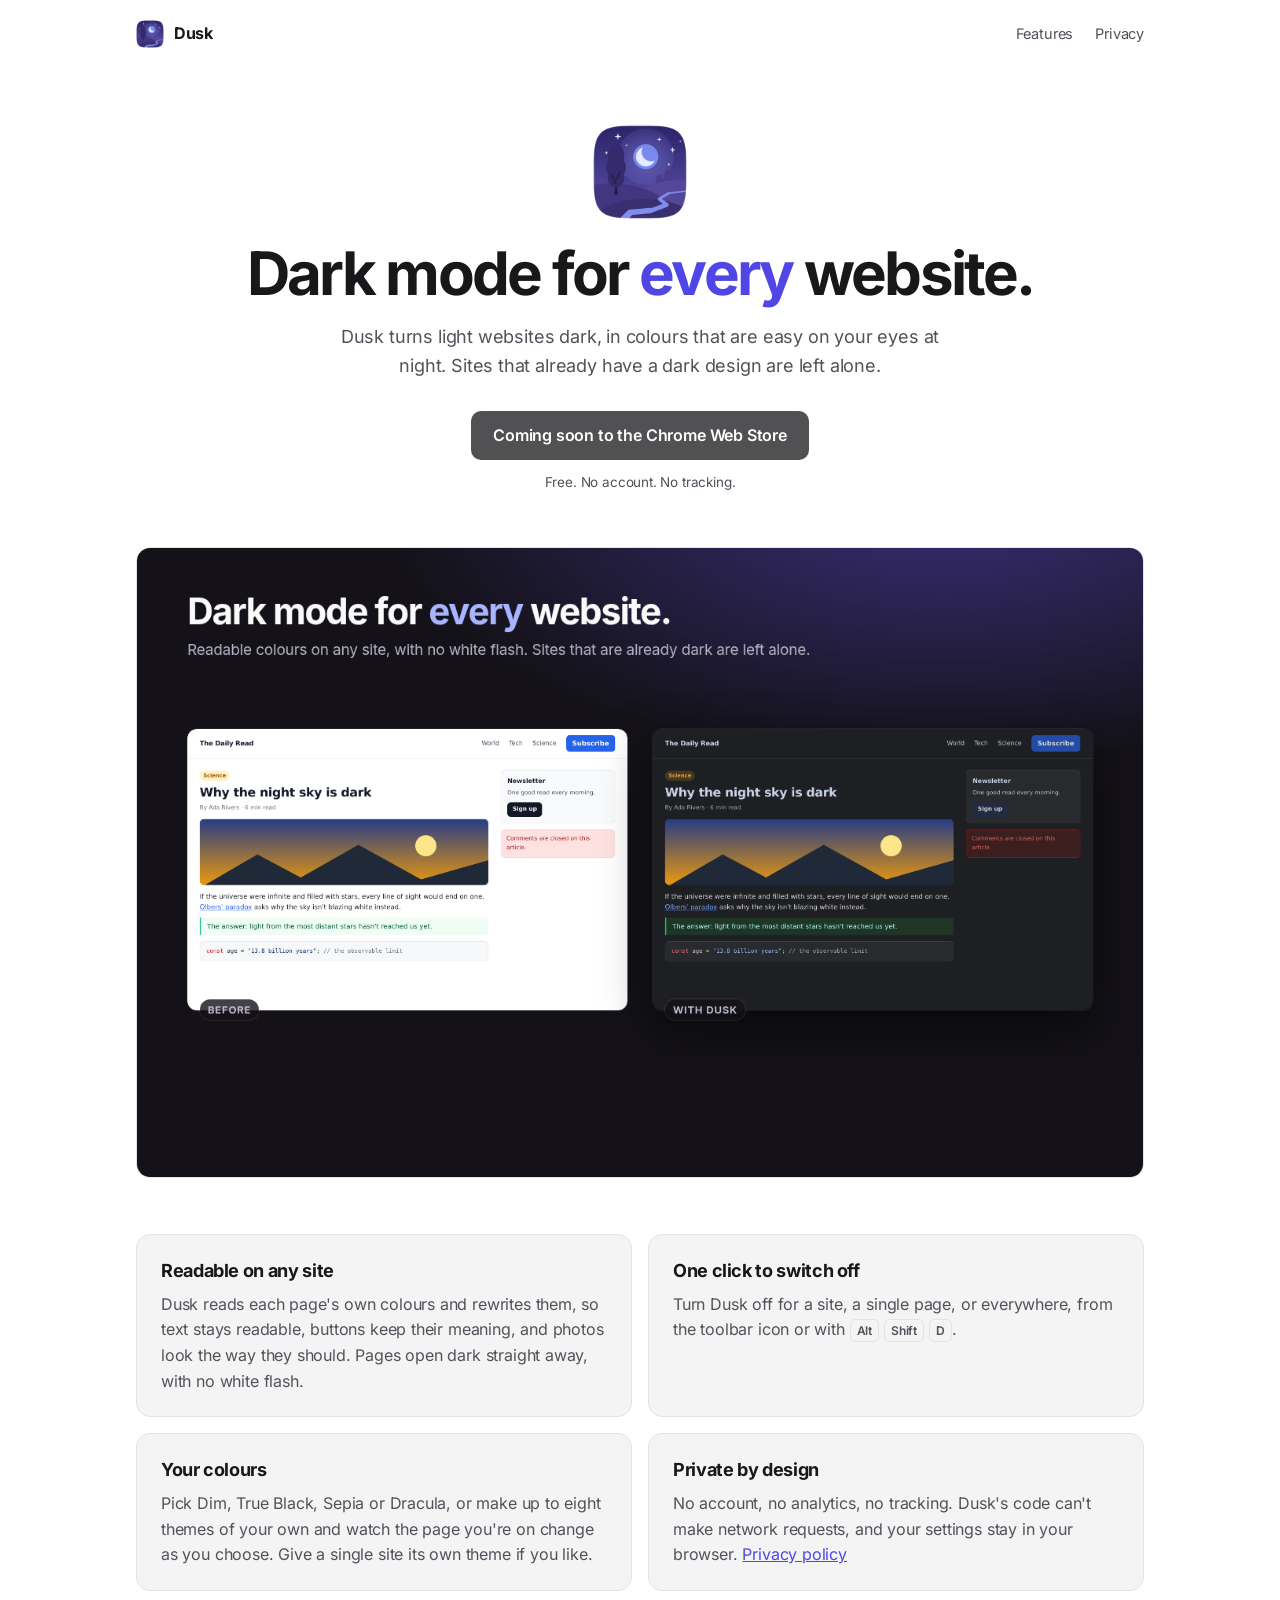
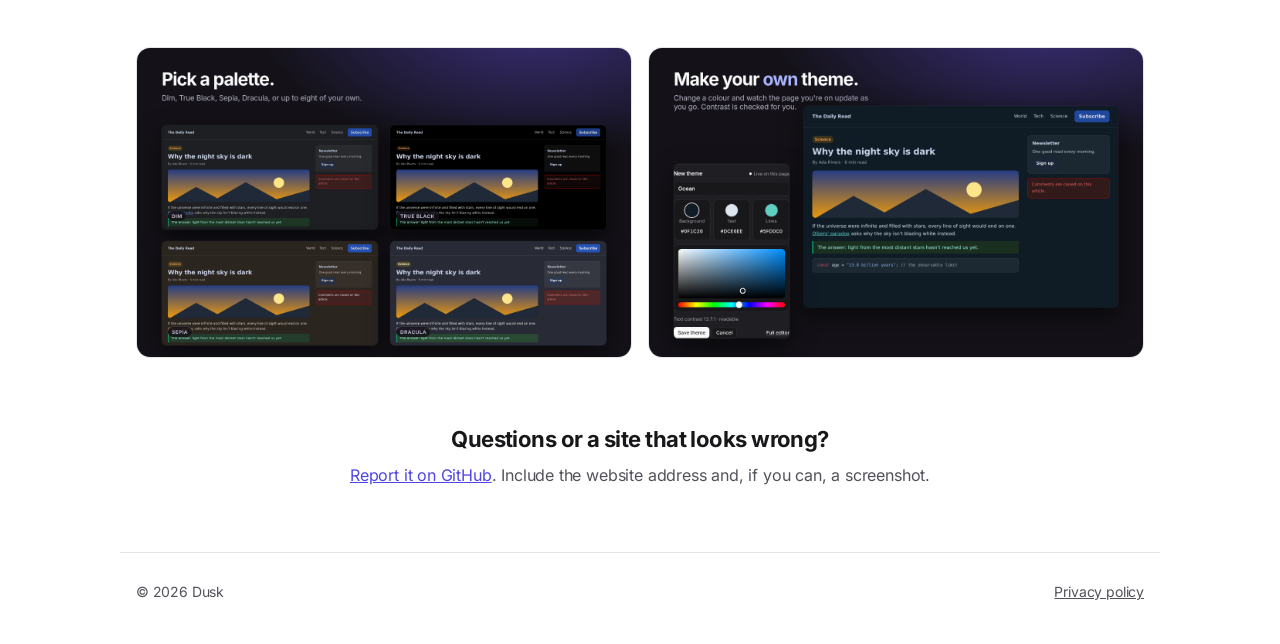
<file: index.html>
<!doctype html>
<html lang="en">
<head>
<meta charset="utf-8">
<meta name="viewport" content="width=device-width, initial-scale=1">
<title>Dusk – Dark Mode for Every Website</title>
<meta name="description" content="Dark mode for every website, in colours you choose. Skips sites that are already dark. Fast, no white flash, no network requests.">
<link rel="icon" href="favicon.png">
<link rel="stylesheet" href="style.css">
</head>
<body>
<header class="top">
  <a class="brand" href="./"><img src="icon.png" alt="" width="28" height="28">Dusk</a>
  <nav><a href="#features">Features</a><a href="privacy.html">Privacy</a></nav>
</header>

<main>
  <section class="hero">
    <img class="hero-icon" src="icon.png" alt="Dusk icon" width="96" height="96">
    <h1>Dark mode for <span>every</span> website.</h1>
    <p class="lede">Dusk turns light websites dark, in colours that are easy on your eyes at night. Sites that already have a dark design are left alone.</p>
    <div class="cta">
      <!-- STORE_LINK: replace href with the Chrome Web Store listing once it's live -->
      <a class="btn primary" id="store-link" href="#" aria-disabled="true">Coming soon to the Chrome Web Store</a>
    </div>
    <p class="fine">Free. No account. No tracking.</p>
  </section>

  <figure class="shot"><img src="screenshot-1-before-after.png" alt="A news article before and after Dusk: white page on the left, the same page in dark colours on the right" width="1280" height="800"></figure>

  <section id="features" class="features">
    <div class="feature">
      <h2>Readable on any site</h2>
      <p>Dusk reads each page's own colours and rewrites them, so text stays readable, buttons keep their meaning, and photos look the way they should. Pages open dark straight away, with no white flash.</p>
    </div>
    <div class="feature">
      <h2>One click to switch off</h2>
      <p>Turn Dusk off for a site, a single page, or everywhere, from the toolbar icon or with <kbd>Alt</kbd> <kbd>Shift</kbd> <kbd>D</kbd>.</p>
    </div>
    <div class="feature">
      <h2>Your colours</h2>
      <p>Pick Dim, True Black, Sepia or Dracula, or make up to eight themes of your own and watch the page you're on change as you choose. Give a single site its own theme if you like.</p>
    </div>
    <div class="feature">
      <h2>Private by design</h2>
      <p>No account, no analytics, no tracking. Dusk's code can't make network requests, and your settings stay in your browser. <a href="privacy.html">Privacy policy</a></p>
    </div>
  </section>

  <section class="gallery">
    <figure class="shot"><img src="screenshot-3-palettes.png" alt="The same page in four palettes: Dim, True Black, Sepia and Dracula" width="1280" height="800" loading="lazy"></figure>
    <figure class="shot"><img src="screenshot-4-make-your-own.png" alt="Making a theme in the Dusk popup while the page updates live" width="1280" height="800" loading="lazy"></figure>
  </section>

  <section class="support">
    <h2>Questions or a site that looks wrong?</h2>
    <p><a href="https://github.com/ishidari/dusk/issues/new">Report it on GitHub</a>. Include the website address and, if you can, a screenshot.</p>
  </section>
</main>

<footer>
  <span>© 2026 Dusk</span>
  <a href="privacy.html">Privacy policy</a>
</footer>
</body>
</html>
</file>
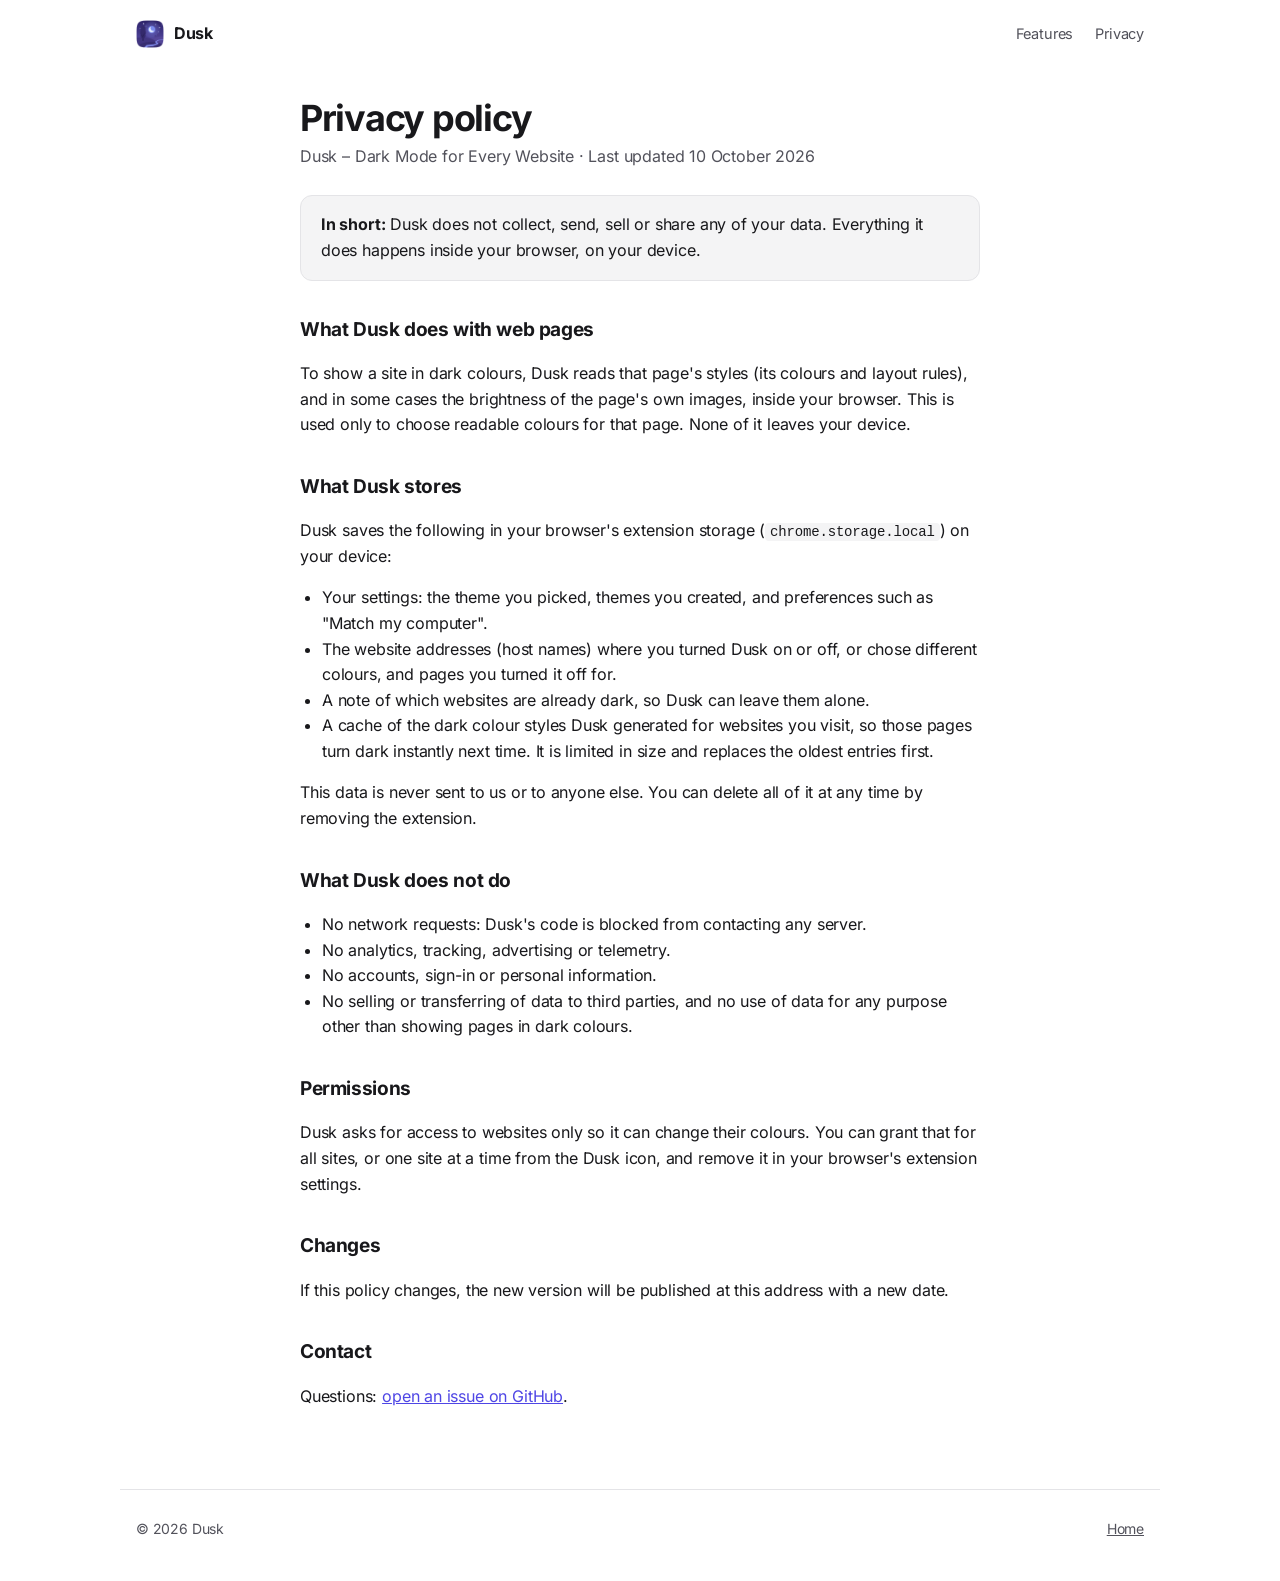
<file: privacy.html>
<!doctype html>
<html lang="en">
<head>
<meta charset="utf-8">
<meta name="viewport" content="width=device-width, initial-scale=1">
<title>Dusk Privacy Policy</title>
<meta name="description" content="Dusk does not collect, send, sell or share any of your data.">
<link rel="icon" href="favicon.png">
<link rel="stylesheet" href="style.css">
</head>
<body>
<header class="top">
  <a class="brand" href="./"><img src="icon.png" alt="" width="28" height="28">Dusk</a>
  <nav><a href="./#features">Features</a><a href="privacy.html" aria-current="page">Privacy</a></nav>
</header>
<main class="doc">
<h1>Privacy policy</h1>
<p class="date">Dusk – Dark Mode for Every Website · Last updated 10 October 2026</p>

<p class="summary"><strong>In short:</strong> Dusk does not collect, send, sell or share any of your data. Everything it does happens inside your browser, on your device.</p>

<h2>What Dusk does with web pages</h2>
<p>To show a site in dark colours, Dusk reads that page's styles (its colours and layout rules), and in some cases the brightness of the page's own images, inside your browser. This is used only to choose readable colours for that page. None of it leaves your device.</p>

<h2>What Dusk stores</h2>
<p>Dusk saves the following in your browser's extension storage (<code>chrome.storage.local</code>) on your device:</p>
<ul>
  <li>Your settings: the theme you picked, themes you created, and preferences such as "Match my computer".</li>
  <li>The website addresses (host names) where you turned Dusk on or off, or chose different colours, and pages you turned it off for.</li>
  <li>A note of which websites are already dark, so Dusk can leave them alone.</li>
  <li>A cache of the dark colour styles Dusk generated for websites you visit, so those pages turn dark instantly next time. It is limited in size and replaces the oldest entries first.</li>
</ul>
<p>This data is never sent to us or to anyone else. You can delete all of it at any time by removing the extension.</p>

<h2>What Dusk does not do</h2>
<ul>
  <li>No network requests: Dusk's code is blocked from contacting any server.</li>
  <li>No analytics, tracking, advertising or telemetry.</li>
  <li>No accounts, sign-in or personal information.</li>
  <li>No selling or transferring of data to third parties, and no use of data for any purpose other than showing pages in dark colours.</li>
</ul>

<h2>Permissions</h2>
<p>Dusk asks for access to websites only so it can change their colours. You can grant that for all sites, or one site at a time from the Dusk icon, and remove it in your browser's extension settings.</p>

<h2>Changes</h2>
<p>If this policy changes, the new version will be published at this address with a new date.</p>

<h2>Contact</h2>
<p>Questions: <a href="https://github.com/ishidari/dusk/issues">open an issue on GitHub</a>.</p>
</main>
<footer>
  <span>© 2026 Dusk</span>
  <a href="./">Home</a>
</footer>
</body>
</html>
</file>
<file: style.css>
@font-face { font-family: Inter; src: url(inter.woff2) format('woff2'); font-weight: 100 900; font-display: swap; }

:root {
  --bg: #18181b; --surface: #1f1f23; --line: #303036; --text: #fafafa; --muted: #a1a1aa; --accent: #a9b4ff;
}
@media (prefers-color-scheme: light) {
  :root:not([data-theme="dark"]) { --bg: #ffffff; --surface: #f4f4f5; --line: #e4e4e7; --text: #18181b; --muted: #52525b; --accent: #4f46e5; }
}

* { box-sizing: border-box; }
body { margin: 0; background: var(--bg); color: var(--text); font: 16px/1.6 Inter, system-ui, -apple-system, "Segoe UI", sans-serif; letter-spacing: -.011em; -webkit-font-smoothing: antialiased; }
a { color: var(--accent); }
img { max-width: 100%; height: auto; }
kbd { font: 600 12px/1 Inter, sans-serif; padding: 3px 6px; border-radius: 5px; border: 1px solid var(--line); background: var(--surface); }

.top { max-width: 1040px; margin: 0 auto; padding: 20px 16px; display: flex; align-items: center; justify-content: space-between; }
.brand { display: flex; align-items: center; gap: 10px; color: var(--text); text-decoration: none; font-weight: 700; letter-spacing: -.02em; }
.brand img { border-radius: 7px; }
.top nav { display: flex; gap: 22px; }
.top nav a { color: var(--muted); text-decoration: none; font-size: 14.5px; }
.top nav a:hover { color: var(--text); }

main { max-width: 1040px; margin: 0 auto; padding: 0 16px; }
.hero { text-align: center; padding: 56px 0 40px; }
.hero-icon { display: block; margin: 0 auto 22px; }
h1 { font-size: clamp(36px, 6vw, 60px); line-height: 1.05; letter-spacing: -.045em; margin: 0 0 18px; }
h1 span { color: var(--accent); }
.lede { max-width: 600px; margin: 0 auto; font-size: 18px; color: var(--muted); }
.cta { margin-top: 30px; }
.btn { display: inline-block; padding: 12px 22px; border-radius: 10px; font-weight: 600; text-decoration: none; }
.btn.primary { background: var(--text); color: var(--bg); }
.btn[aria-disabled="true"] { opacity: .75; pointer-events: none; }
.fine { color: var(--muted); font-size: 13.5px; margin-top: 12px; }

.shot { margin: 0 0 24px; border-radius: 14px; overflow: hidden; border: 1px solid var(--line); }
.shot img { display: block; width: 100%; }

.features { display: grid; grid-template-columns: repeat(2, minmax(0, 1fr)); gap: 16px; margin: 56px 0; }
.feature { background: var(--surface); border: 1px solid var(--line); border-radius: 14px; padding: 22px 24px; }
.feature h2 { font-size: 18px; letter-spacing: -.02em; margin: 0 0 6px; }
.feature p { margin: 0; color: var(--muted); }

.gallery { display: grid; grid-template-columns: repeat(2, minmax(0, 1fr)); gap: 16px; }
.gallery .shot { margin: 0; }

.support { text-align: center; margin: 64px 0; }
.support h2 { font-size: 22px; letter-spacing: -.025em; margin: 0 0 6px; }
.support p { color: var(--muted); margin: 0; }

footer { max-width: 1040px; margin: 0 auto; padding: 28px 16px 40px; border-top: 1px solid var(--line); display: flex; justify-content: space-between; color: var(--muted); font-size: 14px; }
footer a { color: var(--muted); }

@media (max-width: 700px) {
  .features, .gallery { grid-template-columns: minmax(0, 1fr); }
  .hero { padding-top: 32px; }
}

/* Privacy page */
.doc { max-width: 680px; margin: 0 auto; padding: 32px 0 64px; }
.doc h1 { font-size: 36px; letter-spacing: -.035em; margin: 0 0 6px; }
.doc h2 { font-size: 19px; letter-spacing: -.02em; margin: 34px 0 6px; }
.doc .date { color: var(--muted); margin: 0 0 26px; }
.doc .summary { background: var(--surface); border: 1px solid var(--line); border-radius: 12px; padding: 16px 20px; }
.doc ul { padding-left: 22px; }
.doc code { font-size: 14px; background: var(--surface); padding: 1px 5px; border-radius: 4px; }
</file>
